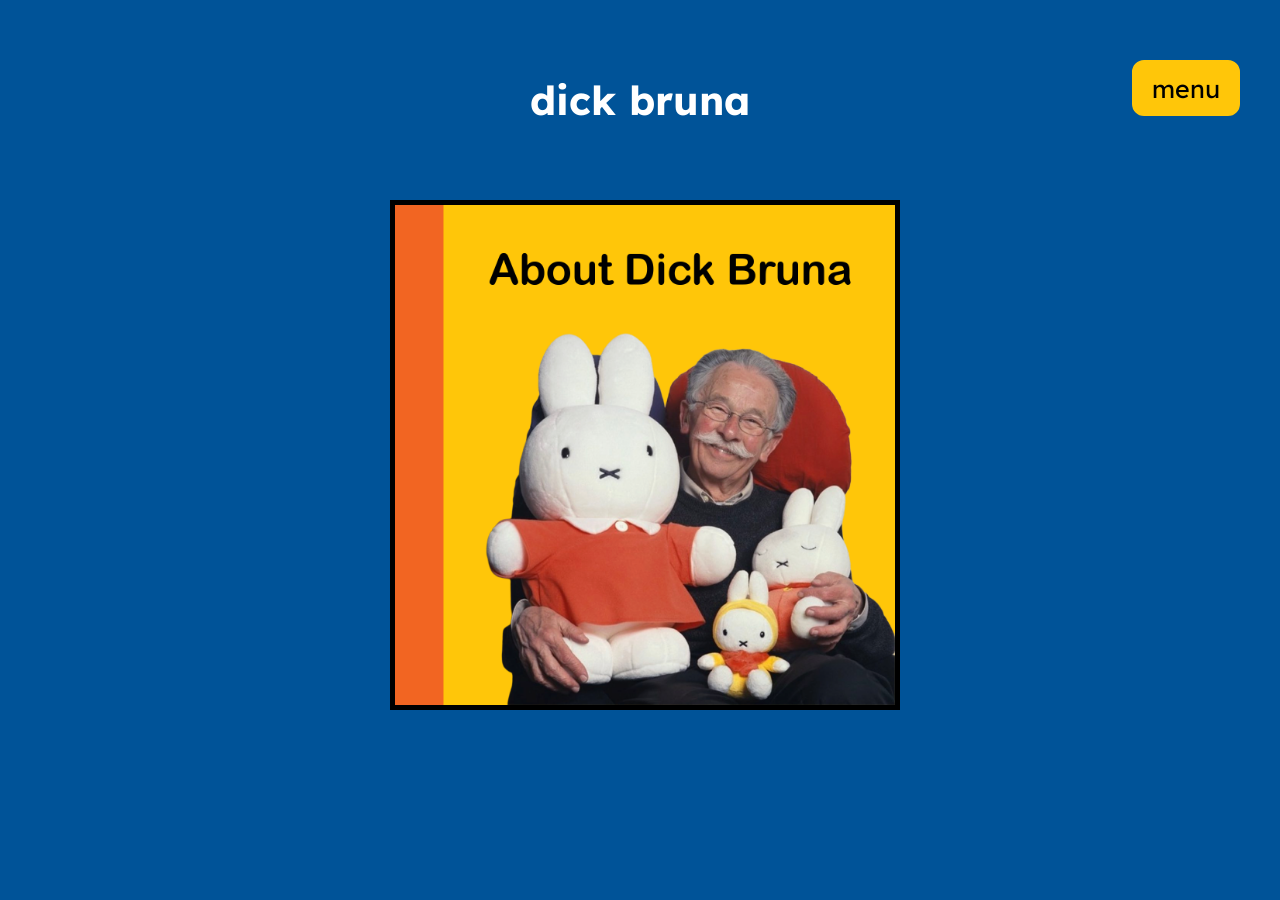
<file: index.html>
<!DOCTYPE html>
<html lang="en">
<head>
<meta charset="UTF-8">
<meta name="viewport" content="width=device-width, initial-scale=1.0">
<title>AliciaLi_DickBrunaHome</title>

<link rel="preconnect" href="https://fonts.googleapis.com">
<link rel="preconnect" href="https://fonts.gstatic.com" crossorigin>
<link href="https://fonts.googleapis.com/css2?family=Lexend+Deca:wght@100..900&display=swap" rel="stylesheet">

<link rel="preconnect" href="https://fonts.googleapis.com">
<link rel="preconnect" href="https://fonts.gstatic.com" crossorigin>
<link href="https://fonts.googleapis.com/css2?family=Poppins:ital,wght@0,100;0,200;0,300;0,400;0,500;0,600;0,700;0,800;0,900;1,100;1,200;1,300;1,400;1,500;1,600;1,700;1,800;1,900&display=swap" rel="stylesheet">

<link rel="stylesheet" href="styles.css">
<script src="main.js"></script>
</head>

<body style="background-color:#005398;">

<div class="navbar">
  <h1 class="nav-title">dick bruna</h1>
</div>

<button class="menu-button" onclick="toggleMenu()">menu</button>

<div id="overlay" class="overlay" onclick="toggleMenu()"></div>

<div id="side-menu" class="side-menu">
  <div class="menu-buttons">
  <a href="index.html">home</a><br><br>
  <a href="picturebooks.html" onclick="toggleMenu()">picture book gallery</a>
  </div>
</div>

<div class="book" id="book">

  <!-- Page 1 -->
  <div class="page" id="p1" onclick="flipPage(1,5)">
    <div class="front front1">
      <img src="AboutMeCover.png" width="500px">
    </div>
    <div class="back">
      <div class="page-text">
      hello, I am dick bruna<br><br>
      a dutch writer, illustrator, and designer<br><br>
      I create simple stories with drawings<br><br>
      in the eyes of a four-year-old
      </div>
    </div>
  </div>

  <!-- Page 2 -->
  <div class="page" id="p2" onclick="flipPage(2,5)">
    <div class="front front2">
      <img src="AboutPage1.png" width="500px">
    </div>
    <div class="back">
      <div class="page-text">
      what do my works have in common?<br><br>
      they are simple, like pictograms<br><br>
      bunny or elephant, both are easy<br><br>
      only the important lines remain
      </div>
    </div>
  </div>

  <!-- Page 3 -->
  <div class="page" id="p3" onclick="flipPage(3,5)">
    <div class="front front3">
      <img src="AboutPage2.jpg" width="500px">
    </div>
    <div class="back">
      <div class="page-text">
      when my grandchildren visit me<br><br>
      or when I cycle past children in the street<br><br>
      I want to create a world for children<br><br>
      for their imagination
      </div>
    </div>
  </div>

  <!-- Page 4 -->
  <div class="page" id="p4" onclick="flipPage(4,5)">
    <div class="front front4">
      <img src="AboutPage3.jpg" width="400px">
    </div>
    <div class="back">
      <div class="page-text">
      stories about playing in a tent<br><br>
      or stories about death and grief<br><br>
      I am honest with children<br><br>
      as they are honest to me
      </div>
    </div>
  </div>

  <!-- Page 5 -->
  <div class="page" id="p5" onclick="flipPage(5,5)">
    <div class="front front5">
      <img src="AboutPage4.jpg" width="400px">
    </div>
    <div class="back">
      <img src="AboutMeBack.jpg" width="500px">
    </div>
  </div>

</div>

</body>
</html>
</file>
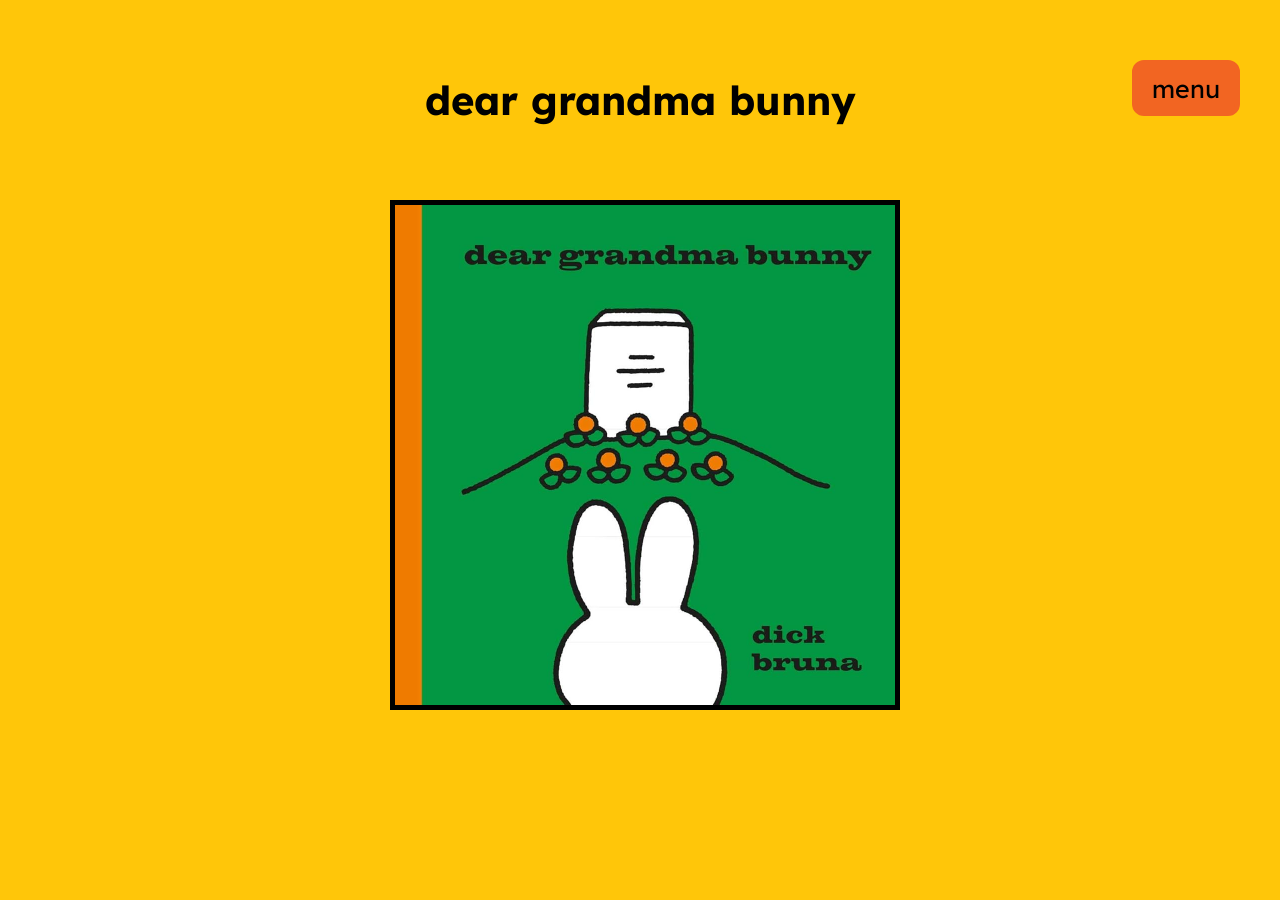
<file: Book1.html>
<!DOCTYPE html>
<html lang="en">
<head>
<meta charset="UTF-8">
<meta name="viewport" content="width=device-width, initial-scale=1.0">
<title>AliciaLi_DickBrunaBook1</title>

<link rel="preconnect" href="https://fonts.googleapis.com">
<link rel="preconnect" href="https://fonts.gstatic.com" crossorigin>
<link href="https://fonts.googleapis.com/css2?family=Lexend+Deca:wght@100..900&display=swap" rel="stylesheet">

<link rel="preconnect" href="https://fonts.googleapis.com">
<link rel="preconnect" href="https://fonts.gstatic.com" crossorigin>
<link href="https://fonts.googleapis.com/css2?family=Poppins:ital,wght@0,100;0,200;0,300;0,400;0,500;0,600;0,700;0,800;0,900;1,100;1,200;1,300;1,400;1,500;1,600;1,700;1,800;1,900&display=swap" rel="stylesheet">

<link rel="stylesheet" href="styles.css">
<script src="main.js"></script>
</head>

<body style="background-color:#FFC609;">

<div class="navbar navbar1">
  <h1 class="nav-title nav-title1">dear grandma bunny</h1>
</div>

<button class="menu-button menu-button1" onclick="toggleMenu()">menu</button>

<div id="overlay" class="overlay" onclick="toggleMenu()"></div>

<div id="side-menu" class="side-menu side-menu1">
  <div class="menu-buttons">
  <a href="index.html">home</a><br><br>
  <a href="picturebooks.html" onclick="toggleMenu()">picture book gallery</a>
  </div>
</div>

<div class="book" id="book">

  <!-- PAGE 1 -->
  <div class="page" id="p1" onclick="flipPage(1,3)">
    <div class="front front1">
      <img src="Book1Cover.jpg" width="500px">
    </div>
    <div class="back">
      <div class="page-text page-text1">
      summary<br><br>
      Miffy is very sad when Grandma Bunny <br>
      dies. Miffy and her family all say goodbye.<br>
      Miffy often visits Grandma Bunny’s grave.<br>
      She plants the same flowers that used to <br>
      grow in her grandma’s garden.
      </div>
    </div>
  </div>

  <!-- Page 2 -->
  <div class="page" id="p2" onclick="flipPage(2,3)">
    <div class="front front4">
      <img src="Book1Page1.jpg" width="500px">
    </div>
    <div class="back">
      <div class="page-text">
      type: read aloud<br><br>
      isbn: 9789056471712<br><br>
      book number: 90<br><br>
      year of publication: 1996<br><br>
      theme: sadness & death<br><br>
      </div>
    </div>
  </div>

  <!-- Page 3-->
  <div class="page" id="p3" onclick="flipPage(3,3)">
    <div class="front front5">
      <img src="Book1Page2.jpg" width="500px">
    </div>
    <div class="back">
      <img src="Book1Back.jpg" width="500px">
    </div>
  </div>

</div>

</body>
</html>
</file>
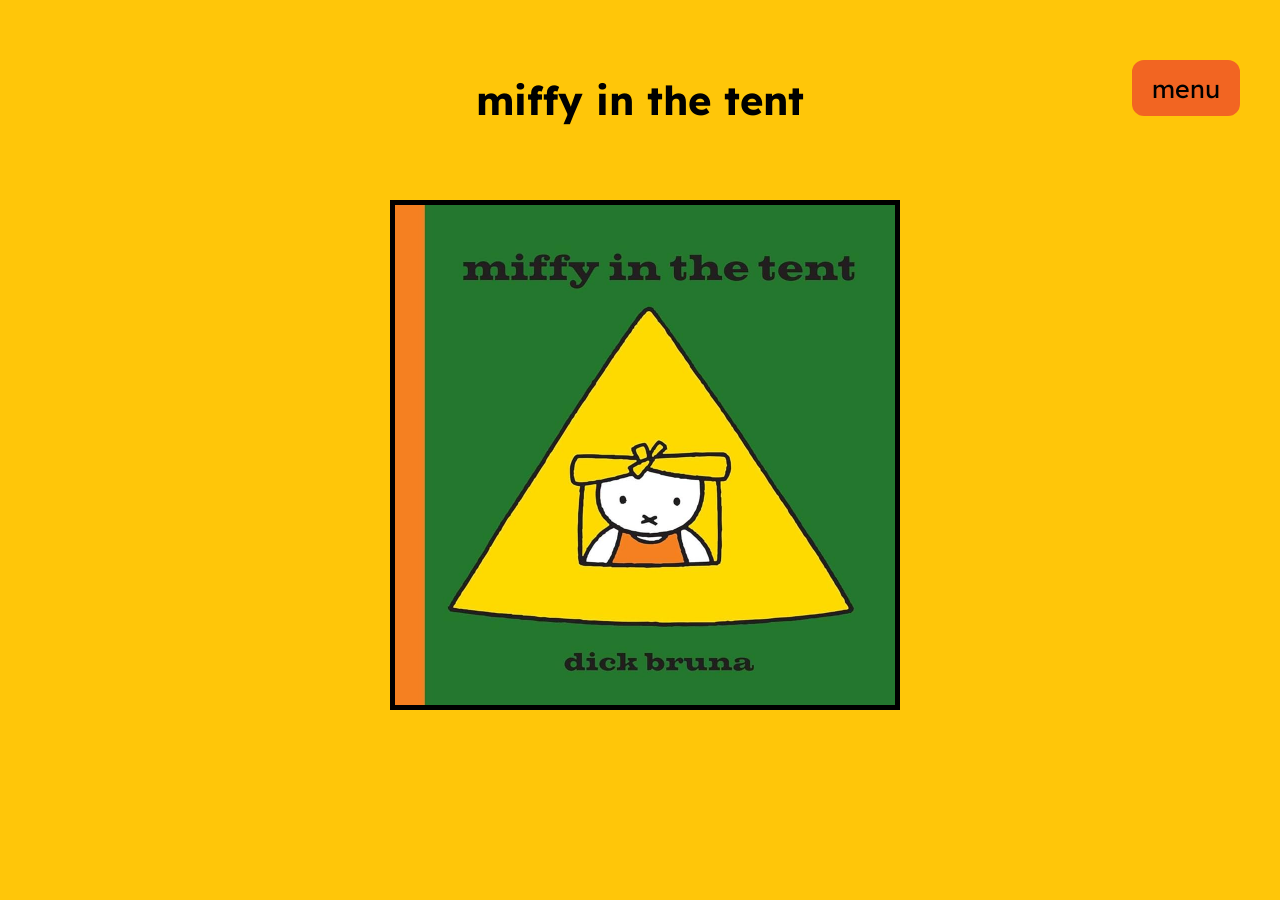
<file: Book2.html>
<!DOCTYPE html>
<html lang="en">
<head>
<meta charset="UTF-8">
<meta name="viewport" content="width=device-width, initial-scale=1.0">
<title>AliciaLi_DickBrunaBook2</title>

<link rel="preconnect" href="https://fonts.googleapis.com">
<link rel="preconnect" href="https://fonts.gstatic.com" crossorigin>
<link href="https://fonts.googleapis.com/css2?family=Lexend+Deca:wght@100..900&display=swap" rel="stylesheet">

<link rel="preconnect" href="https://fonts.googleapis.com">
<link rel="preconnect" href="https://fonts.gstatic.com" crossorigin>
<link href="https://fonts.googleapis.com/css2?family=Poppins:ital,wght@0,100;0,200;0,300;0,400;0,500;0,600;0,700;0,800;0,900;1,100;1,200;1,300;1,400;1,500;1,600;1,700;1,800;1,900&display=swap" rel="stylesheet">

<link rel="stylesheet" href="styles.css">
<script src="main.js"></script>
</head>

<body style="background-color:#FFC609;">

<div class="navbar navbar1">
  <h1 class="nav-title nav-title1">miffy in the tent</h1>
</div>

<button class="menu-button menu-button1" onclick="toggleMenu()">menu</button>

<div id="overlay" class="overlay" onclick="toggleMenu()"></div>

<div id="side-menu" class="side-menu side-menu1">
  <div class="menu-buttons">
  <a href="index.html">home</a><br><br>
  <a href="picturebooks.html" onclick="toggleMenu()">picture book gallery</a>
  </div>
</div>

<div class="book" id="book">

  <!-- PAGE 1 -->
  <div class="page" id="p1" onclick="flipPage(1,3)">
    <div class="front front1">
      <img src="Book2Cover.jpg" width="500px">
    </div>
    <div class="back">
      <div class="page-text page-text1">
      summary<br><br>
      It is very hot and Miffy plays in her <br>
      tent on the grass. Then she hears a noise: <br>
      her mother is filling the paddling pool <br>
      for her! Miffy quickly takes her clothes <br>
      off so she can go and splash around in the water.<br>
      </div>
    </div>
  </div>

  <!-- Page 2 -->
  <div class="page" id="p2" onclick="flipPage(2,3)">
    <div class="front front4">
      <img src="Book2Page1.jpg" width="500px">
    </div>
    <div class="back">
      <div class="page-text">
      type: read aloud<br><br>
      isbn: 9789073991064<br><br>
      book number: 86<br><br>
      year of publication: 1995<br><br>
      theme: seasons<br><br>
      </div>
    </div>
  </div>

  <!-- Page 3-->
  <div class="page" id="p3" onclick="flipPage(3,3)">
    <div class="front front5">
      <img src="Book2Page2.jpg" width="500px">
    </div>
    <div class="back">
      <img src="Book2Back.jpg" width="500px">
    </div>
  </div>

</div>

</body>
</html>
</file>
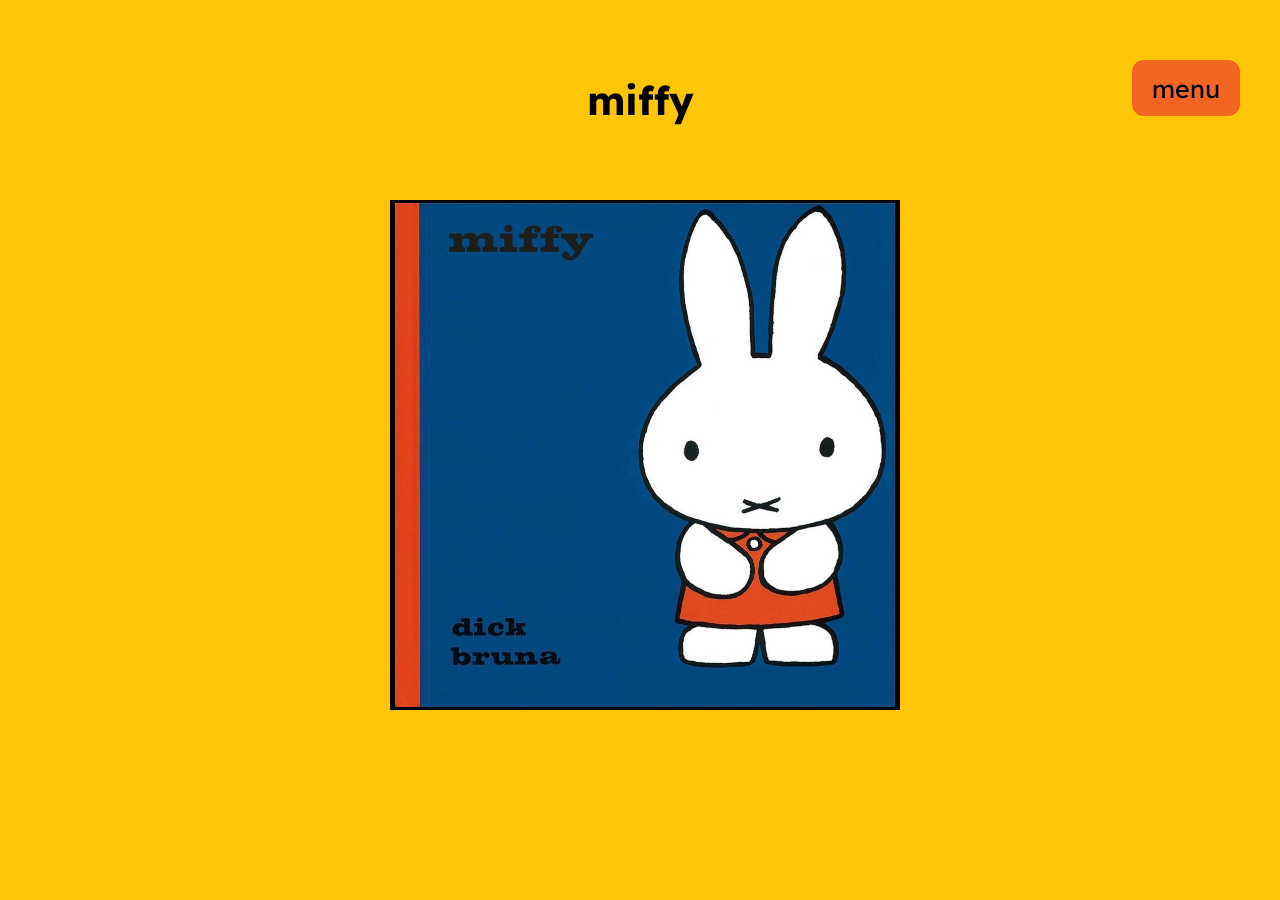
<file: Book3.html>
<!DOCTYPE html>
<html lang="en">
<head>
<meta charset="UTF-8">
<meta name="viewport" content="width=device-width, initial-scale=1.0">
<title>AliciaLi_DickBrunaBook3</title>

<link rel="preconnect" href="https://fonts.googleapis.com">
<link rel="preconnect" href="https://fonts.gstatic.com" crossorigin>
<link href="https://fonts.googleapis.com/css2?family=Lexend+Deca:wght@100..900&display=swap" rel="stylesheet">

<link rel="preconnect" href="https://fonts.googleapis.com">
<link rel="preconnect" href="https://fonts.gstatic.com" crossorigin>
<link href="https://fonts.googleapis.com/css2?family=Poppins:ital,wght@0,100;0,200;0,300;0,400;0,500;0,600;0,700;0,800;0,900;1,100;1,200;1,300;1,400;1,500;1,600;1,700;1,800;1,900&display=swap" rel="stylesheet">

<link rel="stylesheet" href="styles.css">
<script src="main.js"></script>
</head>

<body style="background-color:#FFC609;">

<div class="navbar navbar1">
  <h1 class="nav-title nav-title1">miffy</h1>
</div>

<button class="menu-button menu-button1" onclick="toggleMenu()">menu</button>

<div id="overlay" class="overlay" onclick="toggleMenu()"></div>

<div id="side-menu" class="side-menu side-menu1">
  <div class="menu-buttons">
  <a href="index.html">home</a><br><br>
  <a href="picturebooks.html" onclick="toggleMenu()">picture book gallery</a>
  </div>
</div>

<div class="book" id="book">

  <!-- PAGE 1 -->
  <div class="page" id="p1" onclick="flipPage(1,3)">
    <div class="front front1">
      <img src="Book3Cover.jpg" width="500px">
    </div>
    <div class="back">
      <div class="page-text page-text1">
      summary<br><br>
      Mr and Mrs Bunny have a little baby bunny. <br>
      Her name is Miffy. All of the animals come <br>
      and look at her. At the end of the day <br>
      little Miffy is tired.
      </div>
    </div>
  </div>

  <!-- Page 2 -->
  <div class="page" id="p2" onclick="flipPage(2,3)">
    <div class="front front4">
      <img src="Book3Page1.jpg" width="500px">
    </div>
    <div class="back">
      <div class="page-text">
      type: read aloud<br><br>
      isbn: 9789073991927<br><br>
      book number: 16<br><br>
      year of publication: 1963<br><br>
      theme: family & birth<br><br>
      </div>
    </div>
  </div>

  <!-- Page 3-->
  <div class="page" id="p3" onclick="flipPage(3,3)">
    <div class="front front5">
      <img src="Book3Page2.jpg" width="500px">
    </div>
    <div class="back">
      <img src="Book3Back.jpg" width="500px">
    </div>
  </div>

</div>

</body>
</html>
</file>
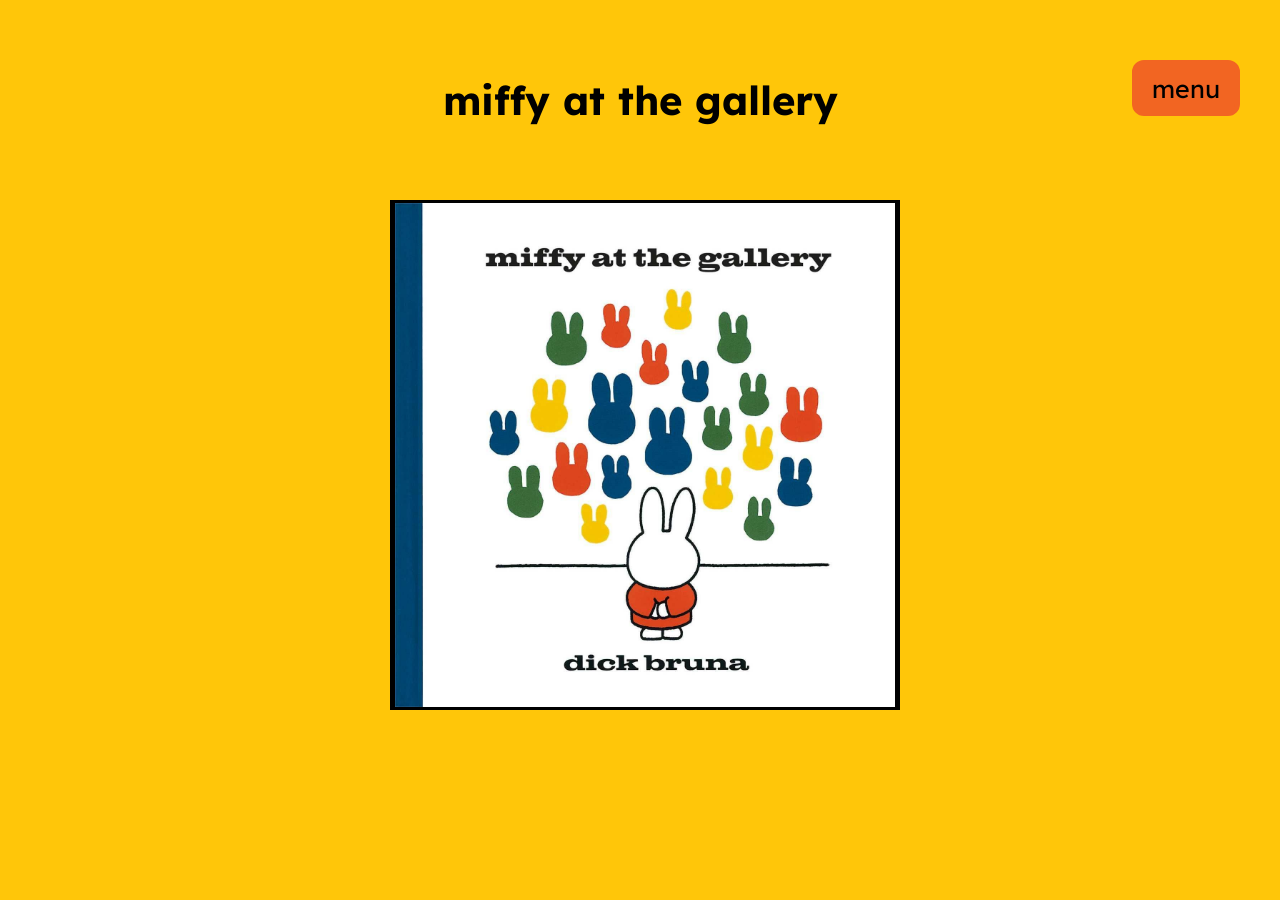
<file: Book4.html>
<!DOCTYPE html>
<html lang="en">
<head>
<meta charset="UTF-8">
<meta name="viewport" content="width=device-width, initial-scale=1.0">
<title>AliciaLi_DickBrunaBook4</title>

<link rel="preconnect" href="https://fonts.googleapis.com">
<link rel="preconnect" href="https://fonts.gstatic.com" crossorigin>
<link href="https://fonts.googleapis.com/css2?family=Lexend+Deca:wght@100..900&display=swap" rel="stylesheet">

<link rel="preconnect" href="https://fonts.googleapis.com">
<link rel="preconnect" href="https://fonts.gstatic.com" crossorigin>
<link href="https://fonts.googleapis.com/css2?family=Poppins:ital,wght@0,100;0,200;0,300;0,400;0,500;0,600;0,700;0,800;0,900;1,100;1,200;1,300;1,400;1,500;1,600;1,700;1,800;1,900&display=swap" rel="stylesheet">

<link rel="stylesheet" href="styles.css">
<script src="main.js"></script>
</head>

<body style="background-color:#FFC609;">

<div class="navbar navbar1">
  <h1 class="nav-title nav-title1">miffy at the gallery</h1>
</div>

<button class="menu-button menu-button1" onclick="toggleMenu()">menu</button>

<div id="overlay" class="overlay" onclick="toggleMenu()"></div>

<div id="side-menu" class="side-menu side-menu1">
  <div class="menu-buttons">
  <a href="index.html">home</a><br><br>
  <a href="picturebooks.html" onclick="toggleMenu()">picture book gallery</a>
  </div>
</div>

<div class="book" id="book">

  <!-- PAGE 1 -->
  <div class="page" id="p1" onclick="flipPage(1,3)">
    <div class="front front1">
      <img src="Book4Cover.jpg" width="500px">
    </div>
    <div class="back">
      <div class="page-text page-text1">
      summary<br><br>
      Miffy and her parents go to an art gallery. <br>
      Father Bunny thinks that Miffy is too small: <br>
      'too small, said miffy, no I'm not/I'm really <br>
      big and tall!' So Miffy is allowed to go to the <br>
      art gallery too which is very exciting. Miffy <br>
      sees paintings, a mobile and even a stone <br>
      statue. Miffy decides she wants to be an <br>
      artist when she's grown up.
      </div>
    </div>
  </div>

  <!-- Page 2 -->
  <div class="page" id="p2" onclick="flipPage(2,3)">
    <div class="front front4">
      <img src="Book4Page1.jpg" width="500px">
    </div>
    <div class="back">
      <div class="page-text">
      type: read aloud<br><br>
      isbn: 9789056474317<br><br>
      book number: 92<br><br>
      year of publication: 1997<br><br>
      theme: art gallery<br><br>
      </div>
    </div>
  </div>

  <!-- Page 3-->
  <div class="page" id="p3" onclick="flipPage(3,3)">
    <div class="front front5">
      <img src="Book4Page2.jpg" width="500px">
    </div>
    <div class="back">
      <img src="Book4Back.jpg" width="500px">
    </div>
  </div>

</div>

</body>
</html>
</file>
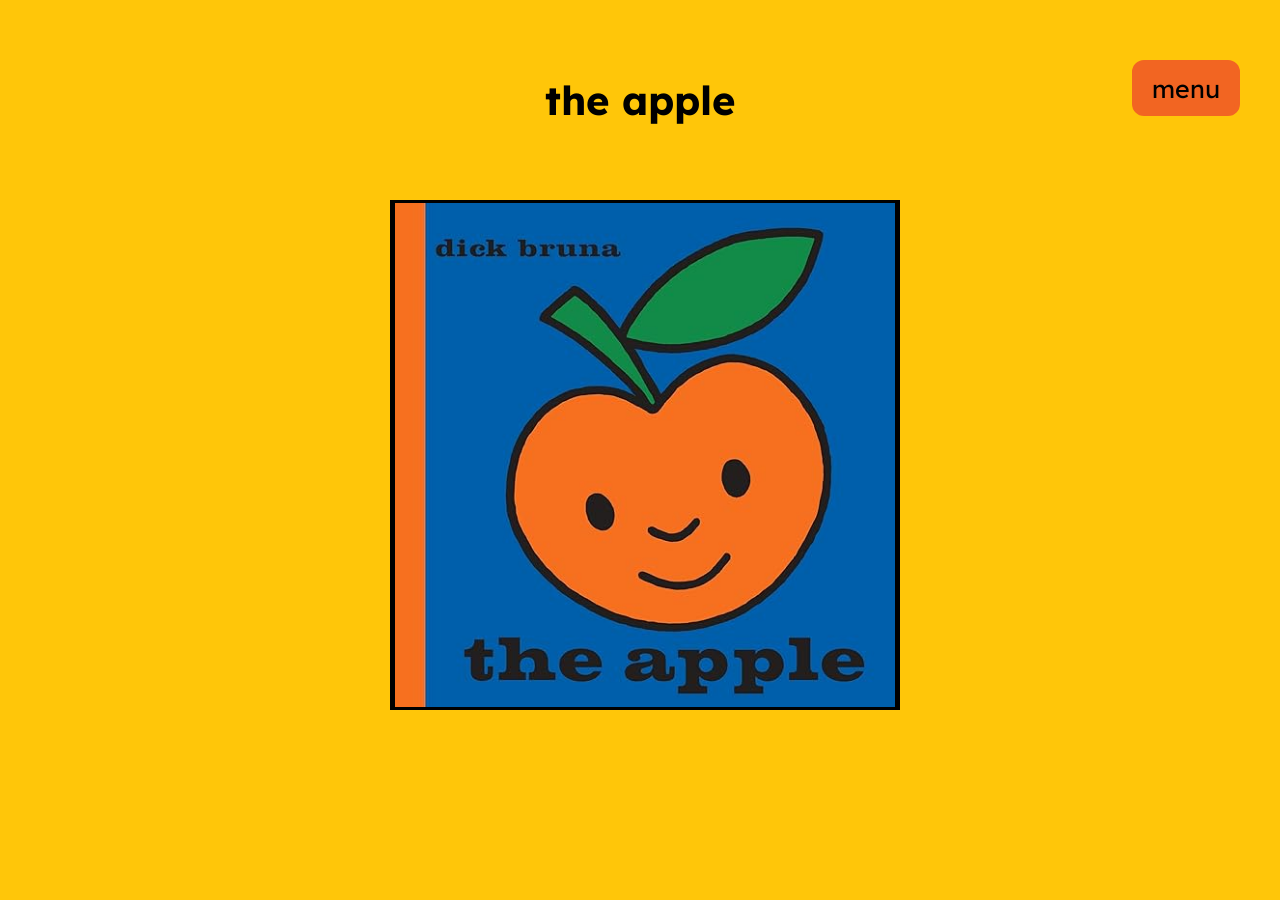
<file: Book5.html>
<!DOCTYPE html>
<html lang="en">
<head>
<meta charset="UTF-8">
<meta name="viewport" content="width=device-width, initial-scale=1.0">
<title>AliciaLi_DickBrunaBook5</title>

<link rel="preconnect" href="https://fonts.googleapis.com">
<link rel="preconnect" href="https://fonts.gstatic.com" crossorigin>
<link href="https://fonts.googleapis.com/css2?family=Lexend+Deca:wght@100..900&display=swap" rel="stylesheet">

<link rel="preconnect" href="https://fonts.googleapis.com">
<link rel="preconnect" href="https://fonts.gstatic.com" crossorigin>
<link href="https://fonts.googleapis.com/css2?family=Poppins:ital,wght@0,100;0,200;0,300;0,400;0,500;0,600;0,700;0,800;0,900;1,100;1,200;1,300;1,400;1,500;1,600;1,700;1,800;1,900&display=swap" rel="stylesheet">

<link rel="stylesheet" href="styles.css">
<script src="main.js"></script>
</head>

<body style="background-color:#FFC609;">

<div class="navbar navbar1">
  <h1 class="nav-title nav-title1">the apple</h1>
</div>

<button class="menu-button menu-button1" onclick="toggleMenu()">menu</button>

<div id="overlay" class="overlay" onclick="toggleMenu()"></div>

<div id="side-menu" class="side-menu side-menu1">
  <div class="menu-buttons">
  <a href="index.html">home</a><br><br>
  <a href="picturebooks.html" onclick="toggleMenu()">picture book gallery</a>
  </div>
</div>

<div class="book" id="book">

  <!-- PAGE 1 -->
  <div class="page" id="p1" onclick="flipPage(1,3)">
    <div class="front front1">
      <img src="Book5Cover.jpg" width="500px">
    </div>
    <div class="back">
      <div class="page-text page-text1">
      summary<br><br>
      The apple is sad because it is only an <br>
      apple and cannot see what people are doing <br>
      from the ground. A friendly weathervane <br>
      rooster flies down and takes the apple on <br>
      a journey over the rooftops so the apple <br>
      can see everything.
      </div>
    </div>
  </div>

  <!-- Page 2 -->
  <div class="page" id="p2" onclick="flipPage(2,3)">
    <div class="front front4">
      <img src="Book5Page1.jpg" width="500px">
    </div>
    <div class="back">
      <div class="page-text">
      type: read aloud<br><br>
      isbn: 9789073991378<br><br>
      book number: 8<br><br>
      year of publication: 1959<br><br>
      theme: adventure & sadness<br><br>
      </div>
    </div>
  </div>

  <!-- Page 3-->
  <div class="page" id="p3" onclick="flipPage(3,3)">
    <div class="front front5">
      <img src="Book5Page2.jpg" width="500px">
    </div>
    <div class="back">
      <img src="Book5Back.jpg" width="500px">
    </div>
  </div>

</div>

</body>
</html>
</file>
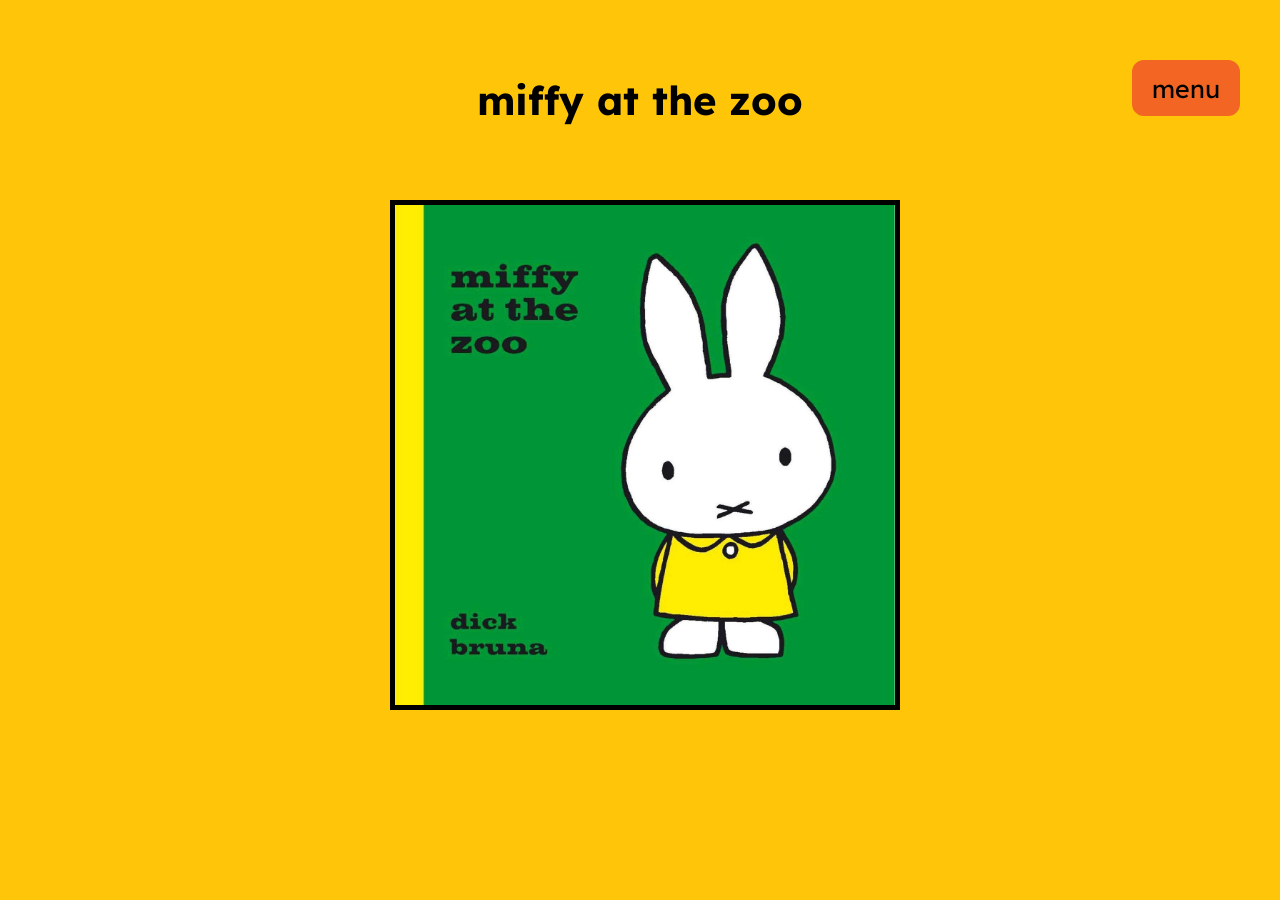
<file: Book6.html>
<!DOCTYPE html>
<html lang="en">
<head>
<meta charset="UTF-8">
<meta name="viewport" content="width=device-width, initial-scale=1.0">
<title>AliciaLi_DickBrunaBook6</title>

<link rel="preconnect" href="https://fonts.googleapis.com">
<link rel="preconnect" href="https://fonts.gstatic.com" crossorigin>
<link href="https://fonts.googleapis.com/css2?family=Lexend+Deca:wght@100..900&display=swap" rel="stylesheet">

<link rel="preconnect" href="https://fonts.googleapis.com">
<link rel="preconnect" href="https://fonts.gstatic.com" crossorigin>
<link href="https://fonts.googleapis.com/css2?family=Poppins:ital,wght@0,100;0,200;0,300;0,400;0,500;0,600;0,700;0,800;0,900;1,100;1,200;1,300;1,400;1,500;1,600;1,700;1,800;1,900&display=swap" rel="stylesheet">

<link rel="stylesheet" href="styles.css">
<script src="main.js"></script>
</head>

<body style="background-color:#FFC609;">

<div class="navbar navbar1">
  <h1 class="nav-title nav-title1">miffy at the zoo</h1>
</div>

<button class="menu-button menu-button1" onclick="toggleMenu()">menu</button>

<div id="overlay" class="overlay" onclick="toggleMenu()"></div>

<div id="side-menu" class="side-menu side-menu1">
  <div class="menu-buttons">
  <a href="index.html">home</a><br><br>
  <a href="picturebooks.html" onclick="toggleMenu()">picture book gallery</a>
  </div>
</div>

<div class="book" id="book">

  <!-- PAGE 1 -->
  <div class="page" id="p1" onclick="flipPage(1,3)">
    <div class="front front1">
      <img src="Book6Cover.jpg" width="500px">
    </div>
    <div class="back">
      <div class="page-text page-text1">
      summary<br><br>
      Father Bunny takes Miffy to the zoo. <br>
      They travel there on the train. At the zoo <br>
      they see parrots, monkeys and a zebra. <br>
      At the end of the day Miffy sits on the <br>
      back of a giant tortoise!
      </div>
    </div>
  </div>

  <!-- Page 2 -->
  <div class="page" id="p2" onclick="flipPage(2,3)">
    <div class="front front4">
      <img src="Book6Page1.jpg" width="500px">
    </div>
    <div class="back">
      <div class="page-text">
      type: read aloud<br><br>
      isbn: 9789073991835<br><br>
      book number: 17<br><br>
      year of publication: 1963<br><br>
      theme: animals<br><br>
      </div>
    </div>
  </div>

  <!-- Page 3-->
  <div class="page" id="p3" onclick="flipPage(3,3)">
    <div class="front front5">
      <img src="AboutPage2.jpg" width="500px">
    </div>
    <div class="back">
      <img src="Book6Back.jpg" width="500px">
    </div>
  </div>

</div>

</body>
</html>
</file>
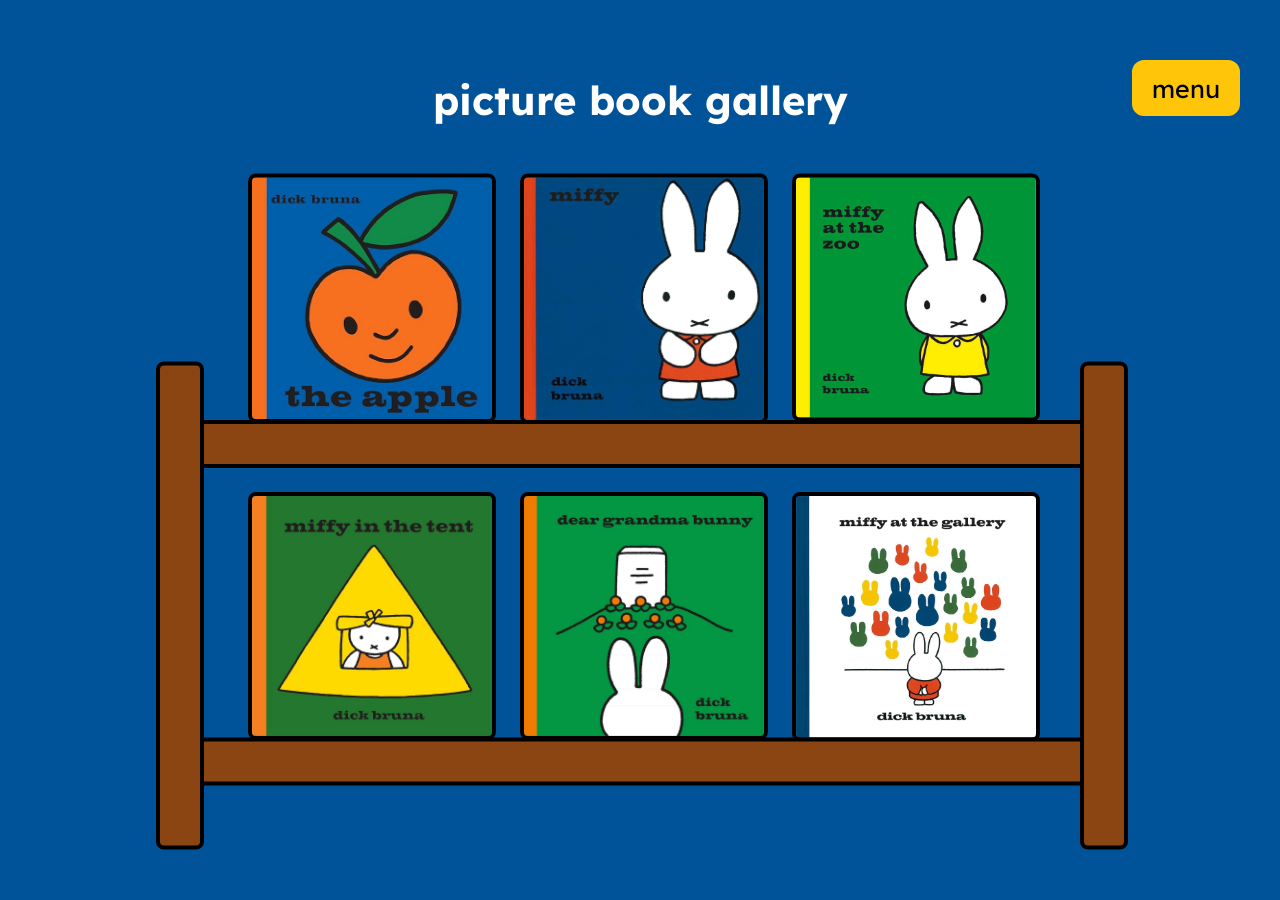
<file: picturebooks.html>
<!DOCTYPE html>
<html lang="en">
<head>
<meta charset="UTF-8">
<meta name="viewport" content="width=device-width, initial-scale=1.0">
<title>AliciaLi_DickBrunaPictureBooks</title>

<link rel="preconnect" href="https://fonts.googleapis.com">
<link rel="preconnect" href="https://fonts.gstatic.com" crossorigin>
<link href="https://fonts.googleapis.com/css2?family=Lexend+Deca:wght@100..900&display=swap" rel="stylesheet">

<link rel="stylesheet" href="styles.css">
<script src="main.js"></script>
</head>

<body style="background-color:#005398;">

<div class="navbar">
  <h1 class="nav-title">picture book gallery</h1>
</div>

<button class="menu-button" onclick="toggleMenu()">menu</button>

<div id="overlay" class="overlay" onclick="toggleMenu()"></div>

<div id="side-menu" class="side-menu">
  <div class="menu-buttons">
  <a href="index.html">home</a><br><br>
  <a href="picturebooks.html" onclick="toggleMenu()">picture book gallery</a>
  </div>
</div>

<div class="shelf-wrapper">

  <div class="pole left"></div>
  <div class="pole right"></div>

<div class="shelf">

<div class="books-container">
<a href="Book5.html" class="book-cover"><img src="Book5Cover.jpg"></a>
<a href="Book3.html" class="book-cover"><img src="Book3Cover.jpg"></a>
<a href="Book6.html" class="book-cover"><img src="Book6Cover.jpg"></a>
</div>
</div>

<div class="shelf">
<div class="books-container">
<a href="Book2.html" class="book-cover"><img src="Book2Cover.jpg"></a>
<a href="Book1.html" class="book-cover"><img src="Book1Cover.jpg"></a>
<a href="Book4.html" class="book-cover"><img src="Book4Cover.jpg"></a>
</div>
</div>
</div>

</body>
</html>
</file>
<file: styles.css>
body {
  margin: 0;
  font-size: 20px;
  display: flex;
  flex-direction: column;
  align-items: center;
  height: 100vh;
  font-family: "Lexend Deca", sans-serif;
}

.page-text {
  display: flex;
  flex-direction: column;
  justify-content: center;
  align-items: flex-start;
  height: 100%;
  padding-left: 40px;
  text-align: left;
}

h2, h3, h4 {
  color: #000000;
  font-family: "Lexend Deca", sans-serif;
}

h3 {
  font-size: 40px;
  margin-bottom: 20px;
}

h4 {
  font-size: 25px;
  margin-bottom: 30px;
  margin-top: 30%;
  margin-left: 20px;
}

.lexend-deca-text {
  font-family: "Lexend Deca", sans-serif;
  font-optical-sizing: auto;
  font-weight: 100;
  font-style: normal;
}

.poppins-regular {
  font-family: "Poppins", sans-serif;
  font-weight: 400;
  font-style: normal;
}

/* Interactive Picture Book */
:root {
  --book-width: 500px;
  --book-height: 500px;
}

.book {
  position: relative;
  width: var(--book-width);
  height: var(--book-height);
  perspective: 1500px;
  margin-top: 200px;
  transition: transform 0.8s;
}

.page {
  position: absolute;
  width: 100%;
  height: 100%;
  transform-origin: left;
  transform-style: preserve-3d;
  transition: 0.8s;
  cursor: pointer;
}

.front, .back {
  position: absolute;
  width: 100%;
  height: 100%;
  border: 5px solid black;
  backface-visibility: hidden;
}

.front {
  display: flex;
  flex-direction: column;
  justify-content: center;
  align-items: center;
}

.back {
   transform: rotateY(180deg) translateX(20px);
  background: white;

  display: flex;
  justify-content: center;
  align-items: flex-start;
  flex-direction: column;
}

.flipped {
  transform: rotateY(-180deg);
}

/* Interactive Picture Book Colours */
.front1 { background: #FFC609; }
.front2 { background: #F26522; }
.front3 { background: black; color: white; }
.front4 { background: #257032; }
.front5 { background: #ffffff; }

#p1 { z-index: 5; }
#p2 { z-index: 4; }
#p3 { z-index: 3; }
#p4 { z-index: 2; }
#p5 { z-index: 1; }

/* Picture Book Gallery */
.books-container {
  display: grid;
  grid-template-columns: repeat(3, 300px);
  gap: 40px;
  justify-content: center;
  margin: 30px auto;
  position: relative;
  bottom: 35px;
}

.book-cover img {
  width: 100%;
  border: 5px solid black;
  border-radius: 10px;
  transition: 0.2s;
}

.book-cover img:hover {
  transform: scale(1.05);
  border: 5px solid #FFC609;
}

/* Picture Book Bookshelf*/
.shelf-wrapper {
  position: relative;
  width: 1200px;
  margin: 0 auto;
  transform:scale(0.8);
  margin-top: 50px;
}

.shelf {
  position: relative;
  width: 1200px;
  margin: 80px auto;
}

.shelf::after {
  content: "";
  position: absolute;
  bottom: -15px;
  width: 1200px;
  height: 50px;
  background-color: #8B4513;
  border-radius: 10px;
  border: 5px solid #000;
  z-index: 1;
}

.pole {
  position: absolute;
  bottom: 0;
  width: 50px;
  height: 600px;
  border-radius: 10px;
  background-color: #8B4513;
  border: 5px solid #000;
  bottom: -15px;
  z-index: 10;
}

.left {
  left: -5px;
}

.right {
  right: -10px;
}

/* Navigation Bar */
.navbar {
  position: fixed;
  top: 0;
  left: 0;
  width: 100%;
  height: 100px;
  background-color: #005398;
  display: flex;
  align-items: center;
  justify-content: center;
  z-index: 100;
  padding-top: 50px;
  
}

.navbar1 { background-color: #FFC609; }

.nav-title {
  color: white;
  margin: 0;
  font-size: 40px;
}

.nav-title1 { color: #000000; }

.menu-button {
  position: absolute;
  z-index: 300;
  top: 60px;
  right: 40px;
  font-size: 25px;
  padding: 7.5px 15px;
  border: 5px solid #FFC609;
  border-radius: 12px;
  background: #FFC609;
  font-family: "Lexend Deca", sans-serif;
  transition: 0.2s;
}

.menu-button:hover {
  border: 5px solid #F26522;
  background: #F26522;
  transform: scale(1.1);
  cursor: pointer;
}

.menu-button1 { border: 5px solid #F26522; background: #F26522;}
.menu-button1:hover { border: 5px solid #257032; background: #257032; color: #ffffff; }

.menu-buttons{
  margin-top: 200px;
}

.side-menu {
  position: fixed;
  top: 0;
  right: -350px;
  width: 300px;
  height: 100%;
  background-color: #257032;
  padding: 40px 20px;
  display: flex;
  flex-direction: column;
  gap: 20px;
  transition: right 0.3s ease;
  z-index: 200;
}

.side-menu a {
  color: rgb(255, 255, 255);
  text-decoration: none;
  font-size: 40px;
  z-index: 200;
}

.side-menu.open {
  right: 0;
}

.side-menu1 { background-color: #005398; }

.overlay {
  position: fixed;
  top: 0;
  left: 0;
  width: 100%;
  height: 100%;
  background: rgba(0,0,0,0.5);
  opacity: 0;
  pointer-events: none;
  transition: 0.3s;
  z-index: 150;
}

.overlay.active {
  opacity: 1;
  pointer-events: all;
}
</file>
